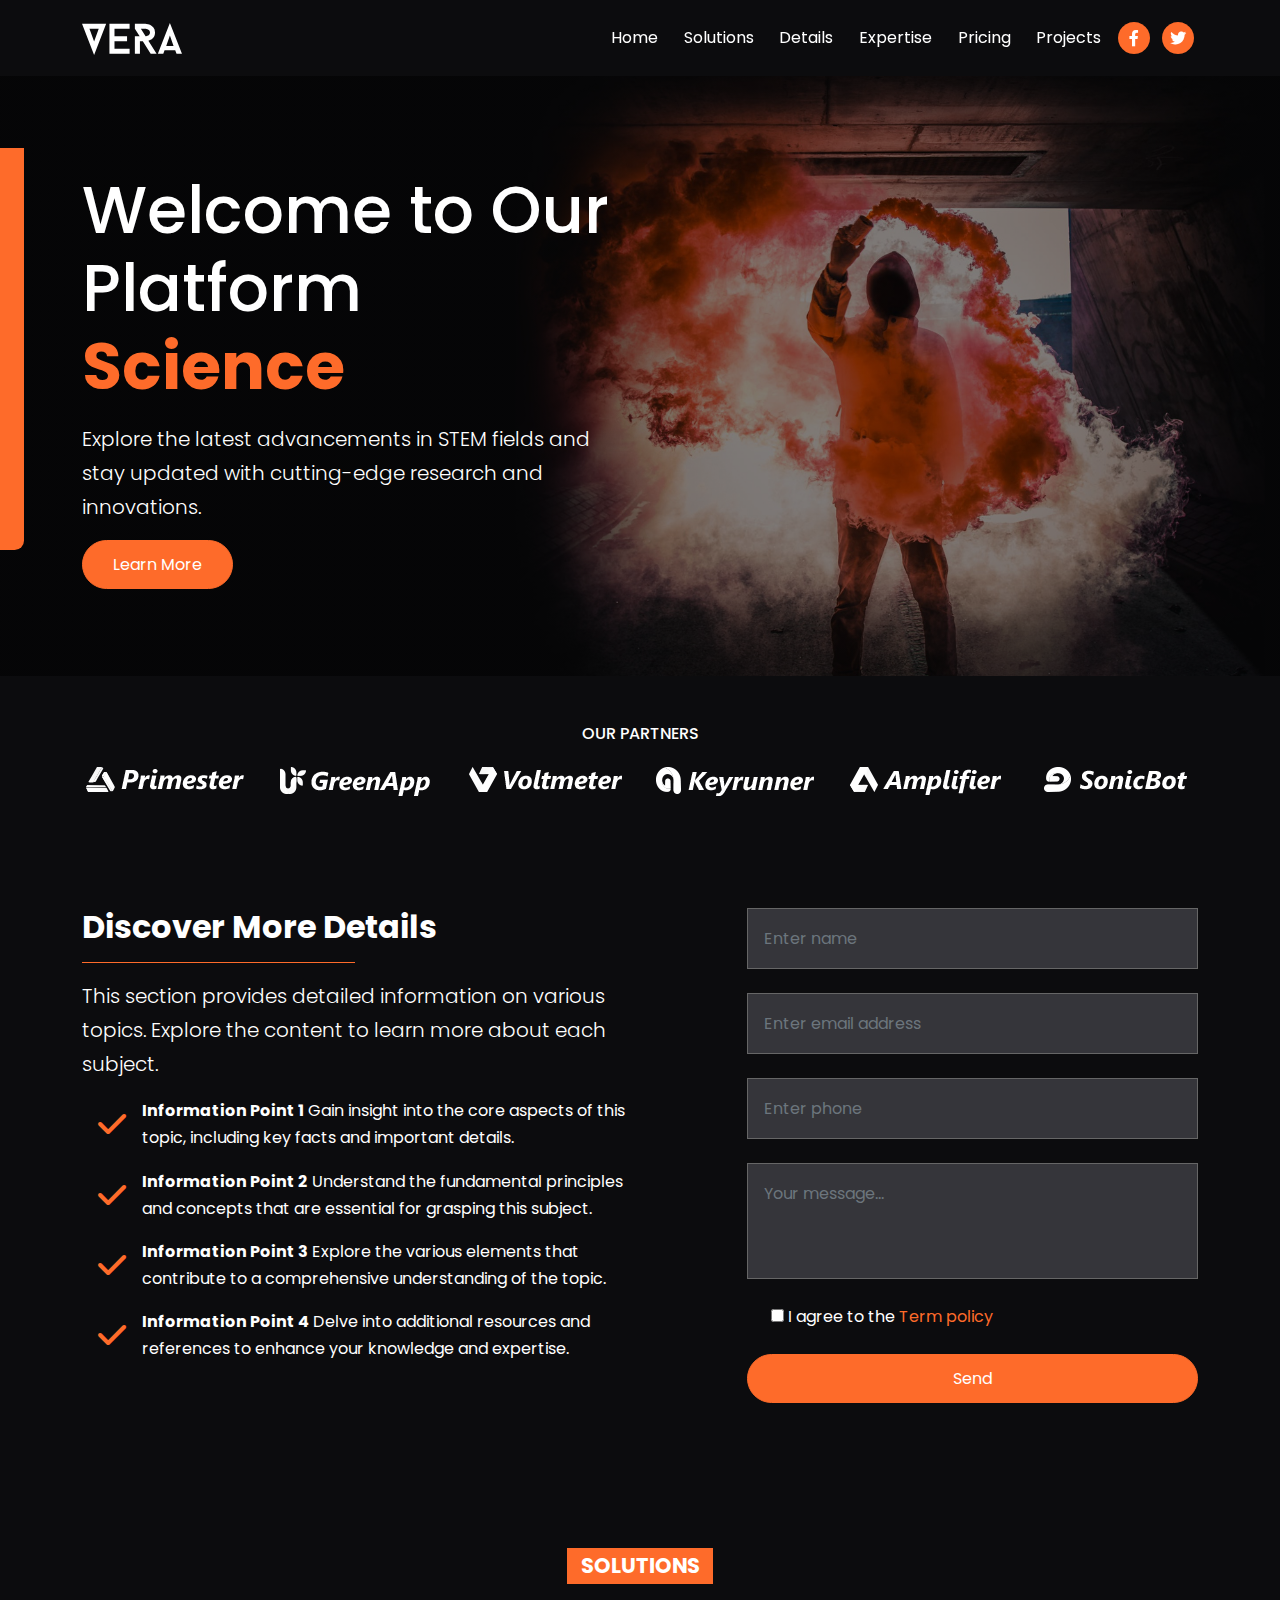
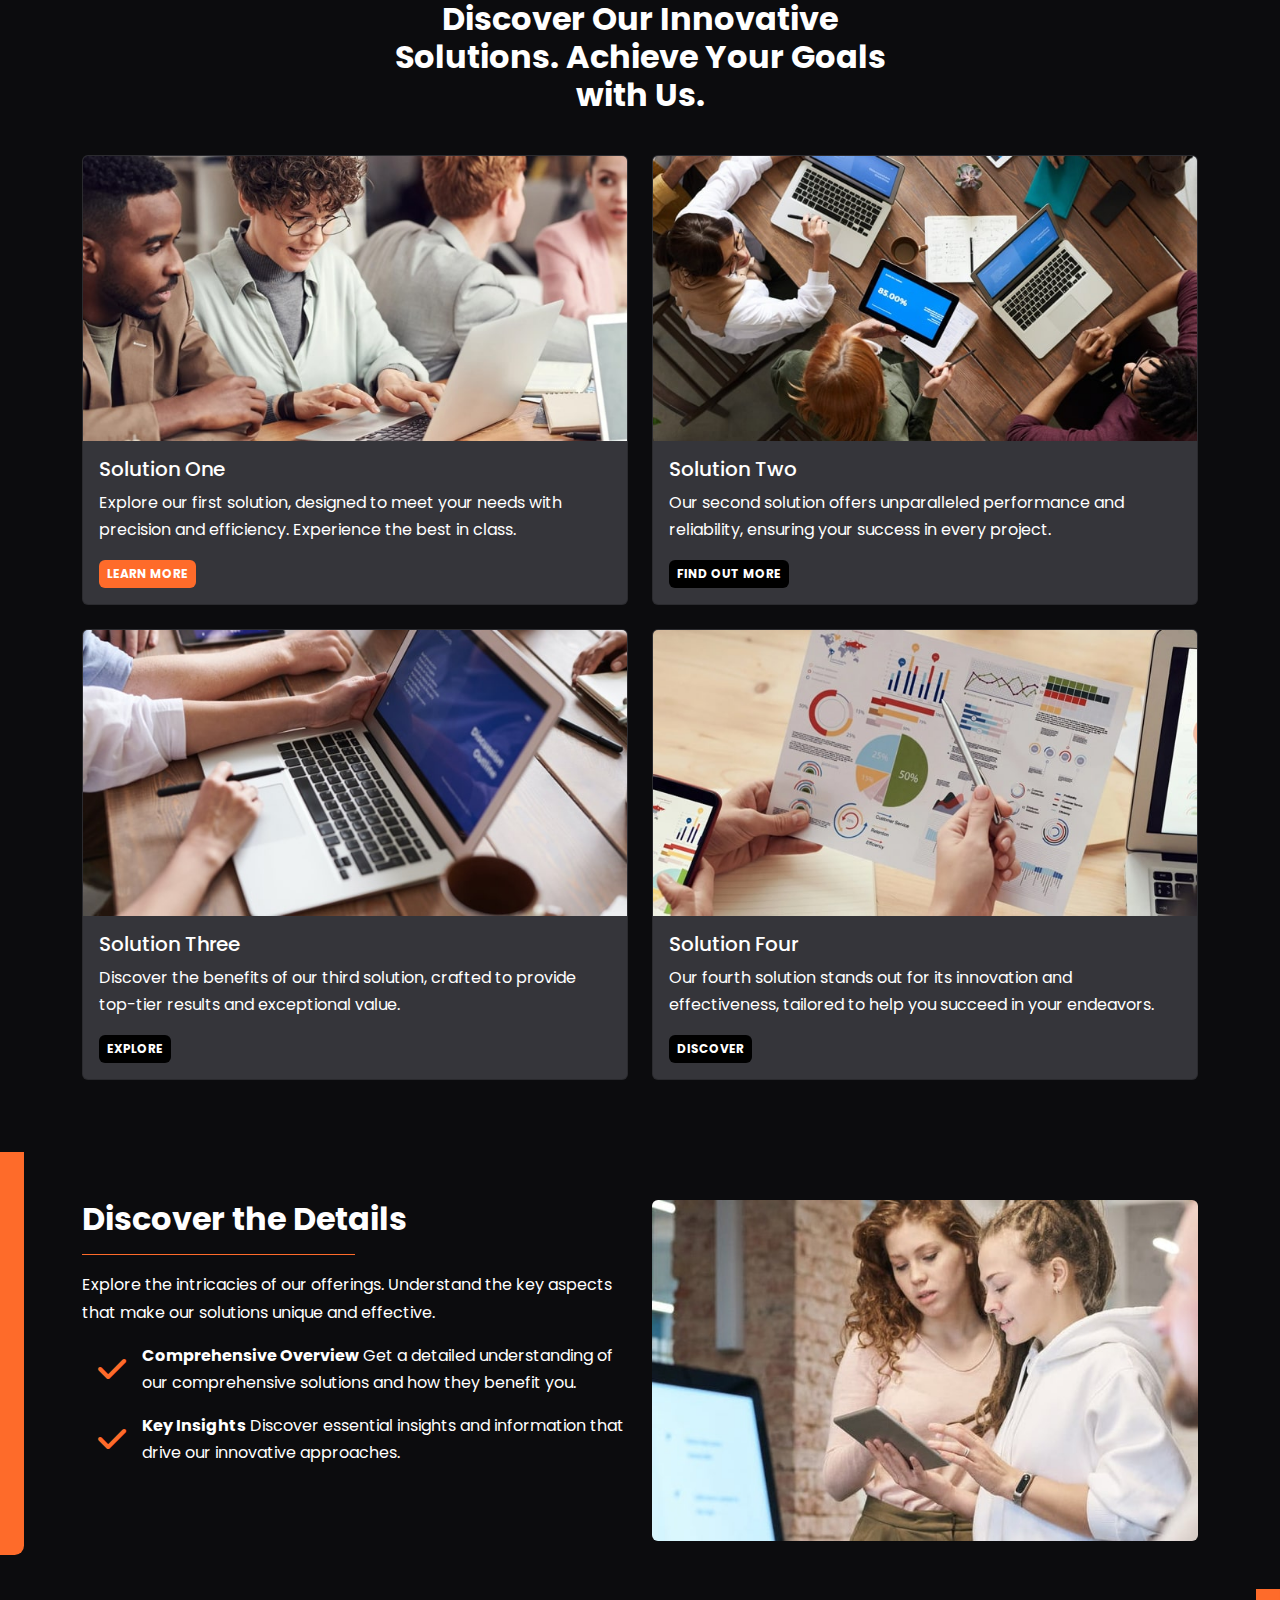
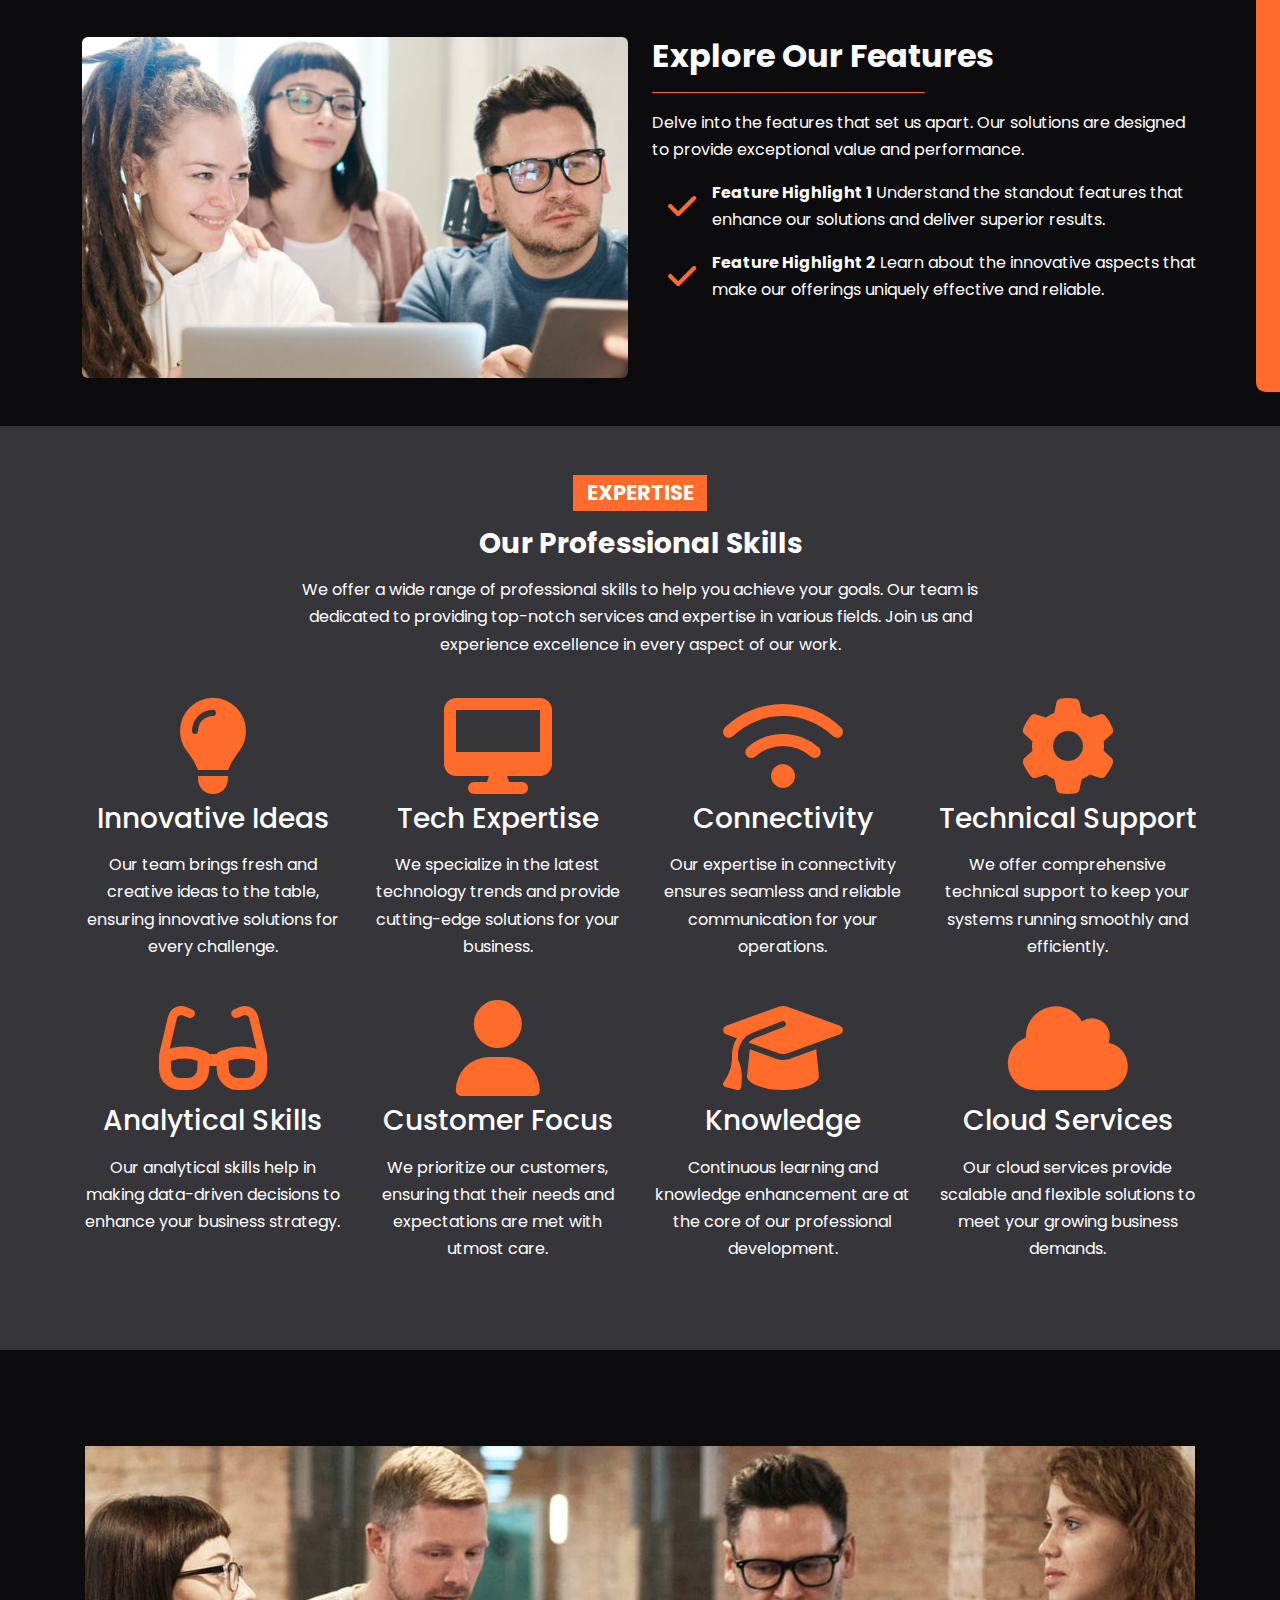
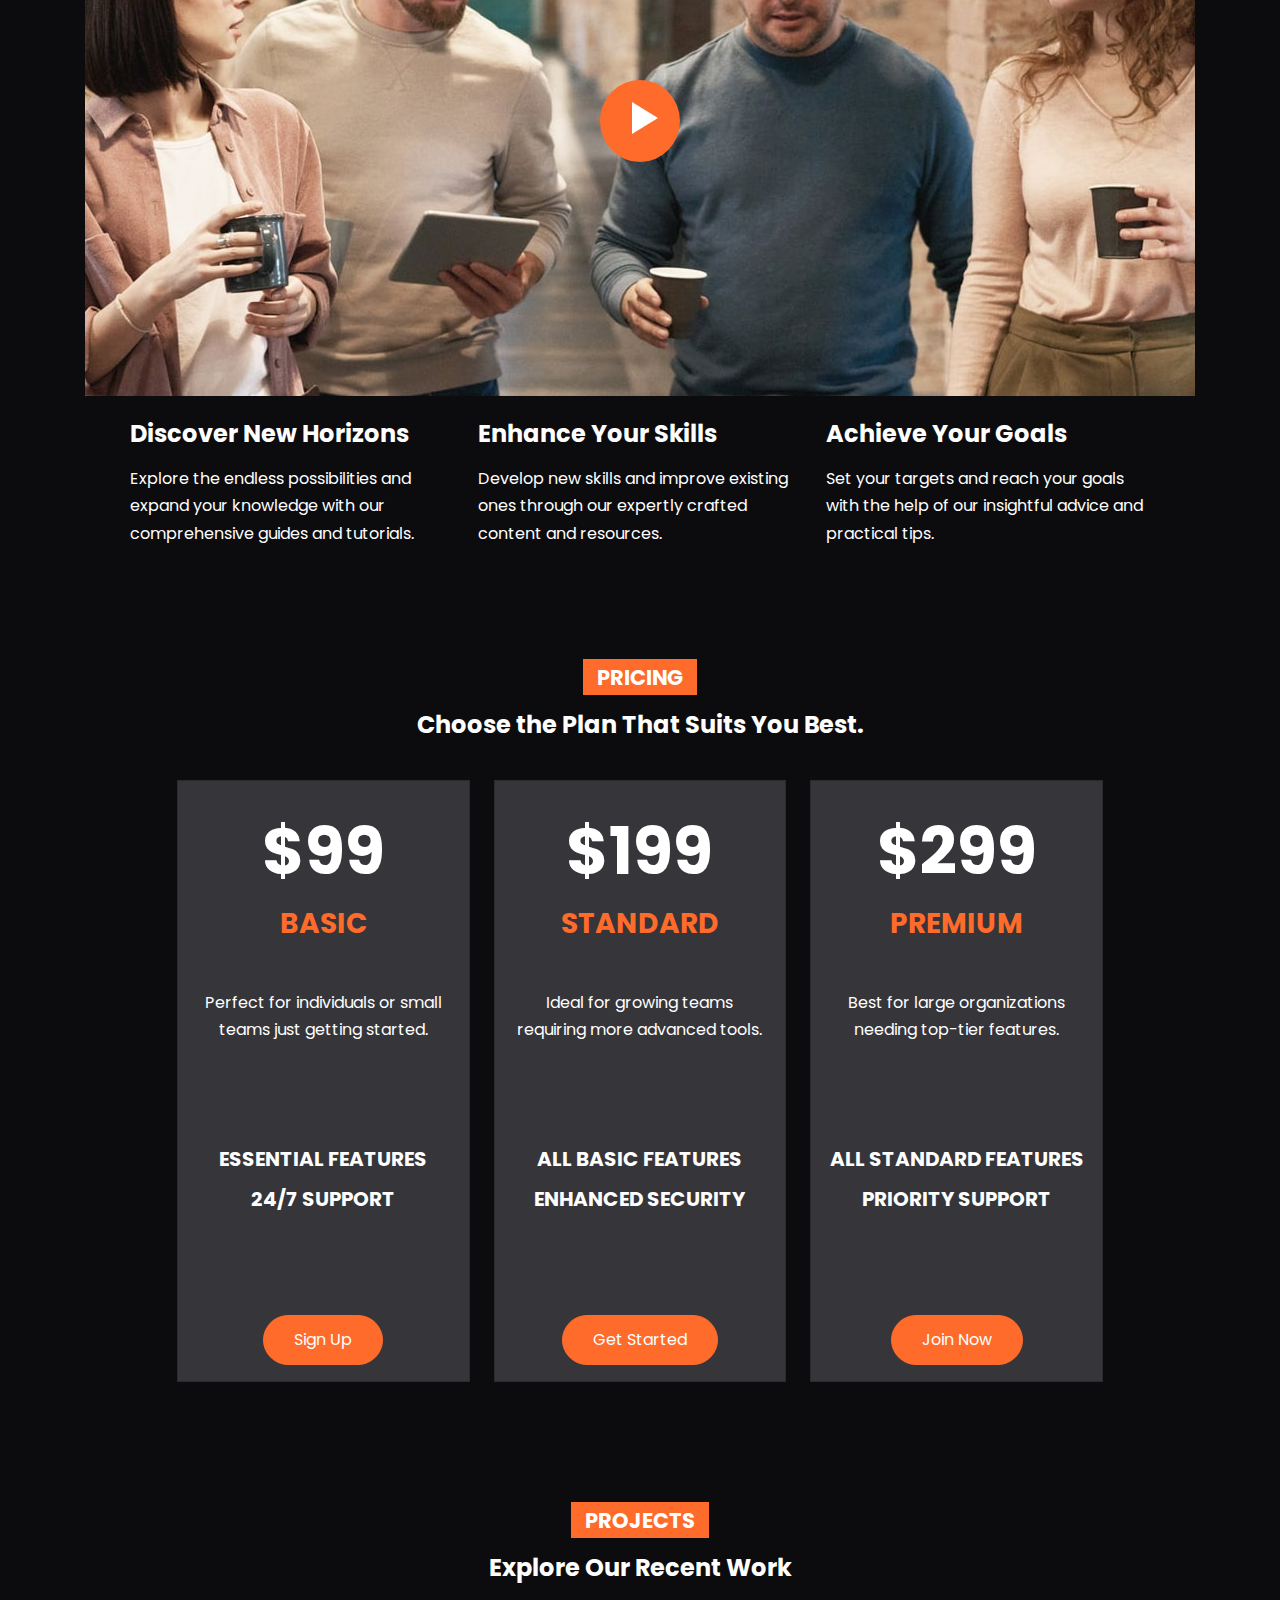
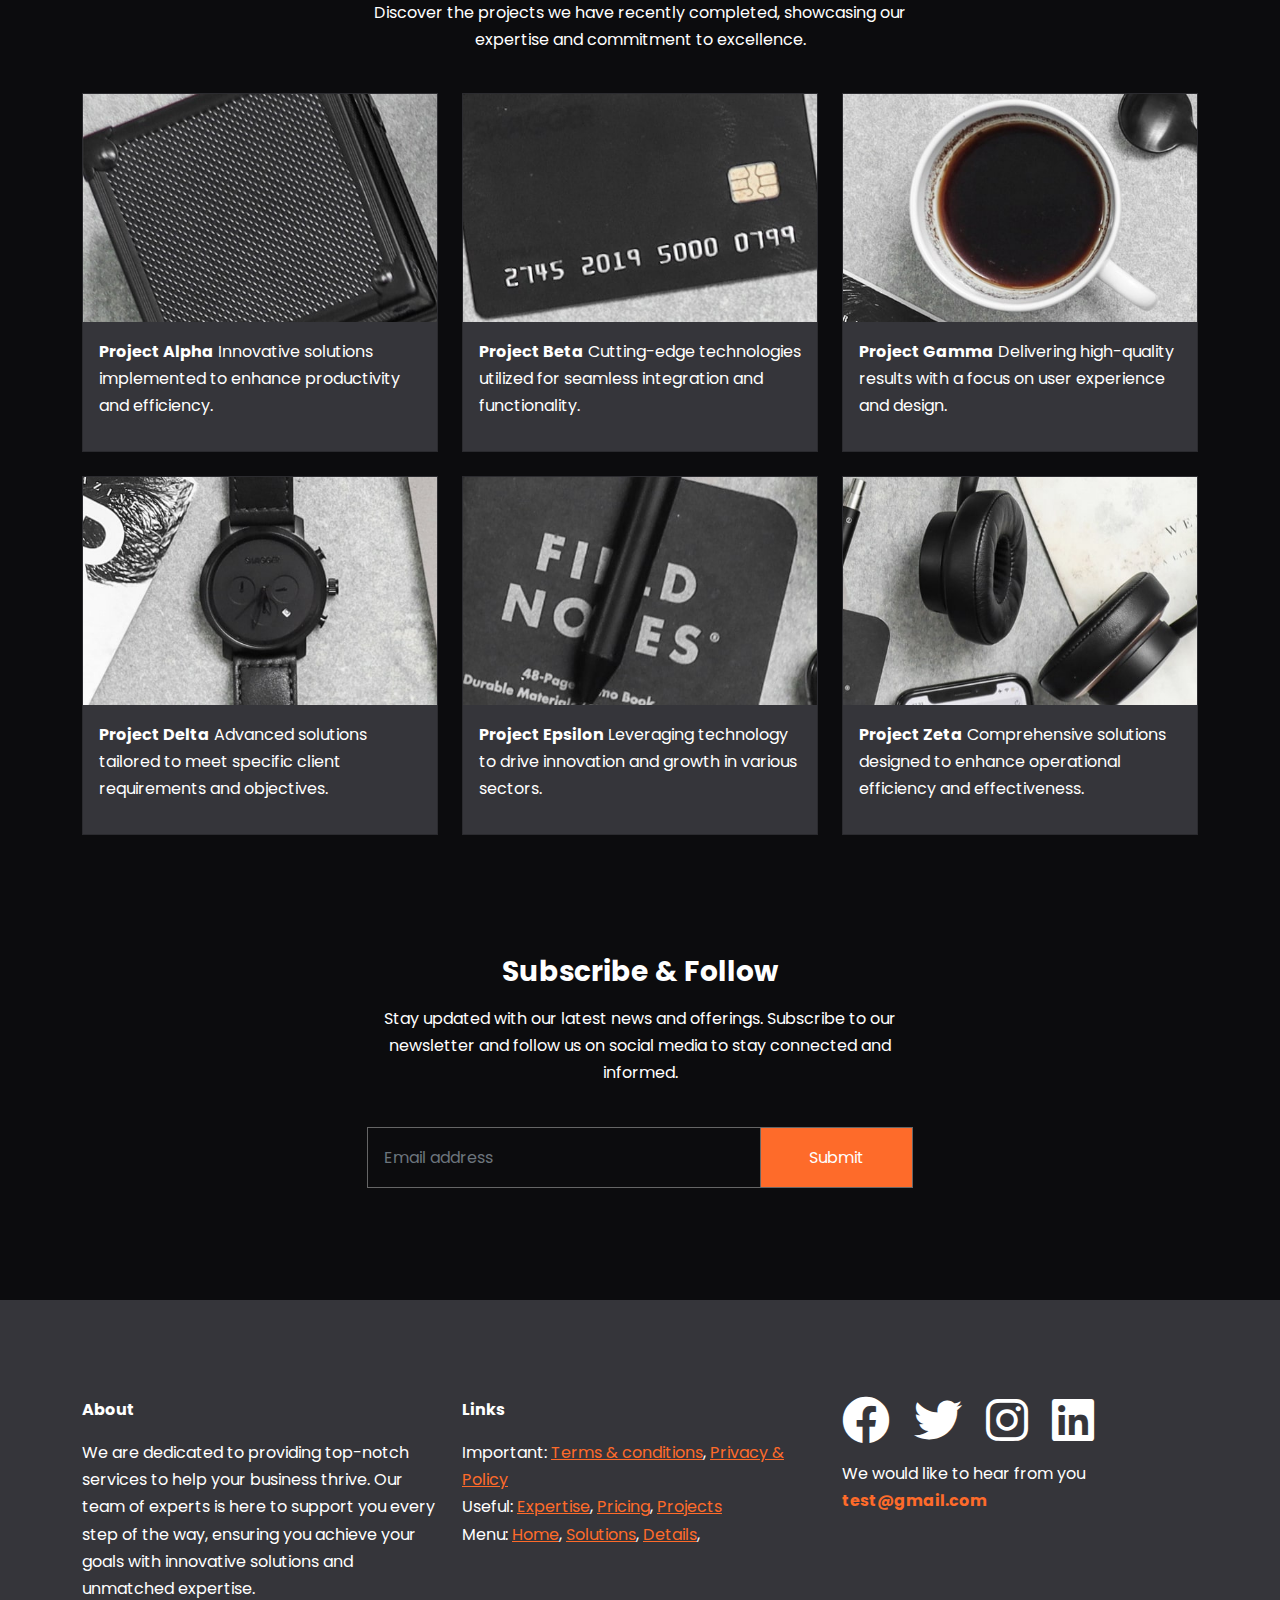
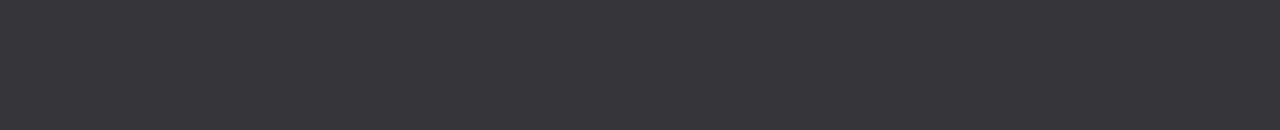
<file: index.html>
<!DOCTYPE html>
<html lang="en">
  <head>
    <meta charset="UTF-8" />
    <meta http-equiv="X-UA-Compatible" content="IE=edge" />
    <meta name="viewport" content="width=device-width, initial-scale=1.0" />
    <link rel="preconnect" href="https://fonts.googleapis.com" />
    <link rel="preconnect" href="https://fonts.gstatic.com" crossorigin />
    <link
      href="https://fonts.googleapis.com/css2?family=Poppins:wght@300;400;600;700&display=swap"
      rel="stylesheet"
    />
    <link rel="stylesheet" href="css/font-awesome.css" />
    <link rel="stylesheet" href="css/bootstrap.css" />
    <link rel="stylesheet" href="css/styles.css" />
    <link rel="icon" href="images/favicon.png" />
    <title>Welcome To Vera</title>
  </head>
  <body>
    <nav class="navbar navbar-expand-lg sticky-top navbar-dark">
      <div class="container">
        <a href="#" class="navbar-brand">
          <img src="images/logo.svg" alt="Logo" width="100" />
        </a>

        <button
          class="navbar-toggler"
          type="button"
          data-bs-toggle="collapse"
          data-bs-target="#navbarDropDown"
          aria-controls="navbarDropDown"
          aria-expanded="false"
          aria-label="Toggle navigation"
        >
          <span class="navbar-toggler-icon"></span>
        </button>

        <div class="collapse navbar-collapse" id="navbarDropDown">
          <ul class="navbar-nav ms-auto">
            <li class="nav-item">
              <a href="#" aria-current="page" class="nav-link">Home</a>
            </li>
            <li class="nav-item">
              <a href="#solutions" aria-current="page" class="nav-link"
                >Solutions</a
              >
            </li>

            <li class="nav-item">
              <a href="#details" aria-current="page" class="nav-link"
                >Details</a
              >
            </li>

            <li class="nav-item">
              <a href="#expertise" aria-current="page" class="nav-link"
                >Expertise</a
              >
            </li>

            <li class="nav-item">
              <a href="#pricing" aria-current="page" class="nav-link"
                >Pricing</a
              >
            </li>

            <li class="nav-item">
              <a href="#projects" aria-current="page" class="nav-link"
                >Projects</a
              >
            </li>
          </ul>

          <span class="nav-item">
            <span class="fa-stack">
              <a href="#" target="_blank">
                <i class="fas fa-circle fa-stack-2x"></i>
                <i class="fab fa-facebook-f fa-stack-1x text-white"></i>
              </a>
            </span>

            <span class="fa-stack">
              <a href="#" target="_blank">
                <i class="fas fa-circle fa-stack-2x"></i>
                <i class="fab fa-twitter fa-stack-1x text-white"></i>
              </a>
            </span>
          </span>
        </div>
      </div>
    </nav>
    <!-- Header -->
    <header class="header position-relative">
      <img
        src="images/vertical-decoration-left.svg"
        alt=""
        class="vertical-decoration position-absolute img-fluid d-none d-md-block"
      />
      <div class="container">
        <div class="row">
          <div class="col-md-6 pt-5">
            <h1 class="xl-text mt-5">
              Welcome to Our Platform
              <span class="text-primary fw-bold replace-me">
                Science, Technologies, Engineering, Mathematics</span
              >
            </h1>

            <p class="lead">
              Explore the latest advancements in STEM fields and stay updated
              with cutting-edge research and innovations.
            </p>

            <a href="#" class="btn btn-primary text-white"> Learn More</a>
          </div>
        </div>
      </div>
    </header>
    <!-- // Header -->

    <!-- Partners -->
    <section class="partners pt-5 overflow-hidden">
      <div class="container">
        <div class="row">
          <div class="col-lg-10 offset-lg-1">
            <h6 class="text-center mb-4 text-uppercase">Our partners</h6>
          </div>
        </div>

        <div class="row">
          <div class="col-lg-2 col-md-4 mb-3">
            <div
              class="d-flex justify-content-center align-items-center text-center"
            >
              <img src="images/partner-logo-1.png" alt="partner1" />
            </div>
          </div>

          <div class="col-lg-2 col-md-4 mb-3">
            <div
              class="d-flex justify-content-center align-items-center text-center"
            >
              <img src="images/partner-logo-2.png" alt="partner2" />
            </div>
          </div>

          <div class="col-lg-2 col-md-4 mb-3">
            <div
              class="d-flex justify-content-center align-items-center text-center"
            >
              <img src="images/partner-logo-3.png" alt="partner3" />
            </div>
          </div>

          <div class="col-lg-2 col-md-4 mb-3">
            <div
              class="d-flex justify-content-center align-items-center text-center"
            >
              <img src="images/partner-logo-4.png" alt="partner4" />
            </div>
          </div>

          <div class="col-lg-2 col-md-4 mb-3">
            <div
              class="d-flex justify-content-center align-items-center text-center"
            >
              <img src="images/partner-logo-5.png" alt="partner5" />
            </div>
          </div>

          <div class="col-lg-2 col-md-4 mb-3">
            <div
              class="d-flex justify-content-center align-items-center text-center"
            >
              <img src="images/partner-logo-6.png" alt="partner6" />
            </div>
          </div>
        </div>
      </div>
    </section>
    <!-- // Partners -->

    <!-- Form -->
    <section id="contact" class="contact py-6">
      <div class="container">
        <div class="row">
          <div class="col-md-6">
            <h2 class="fw-bold">Discover More Details</h2>
            <hr class="text-primary w-50 hr-custom" />
            <p class="lead">
              This section provides detailed information on various topics.
              Explore the content to learn more about each subject.
            </p>
            <ul class="list-unstyled">
              <li class="d-flex align-items-center mb-3">
                <i class="fas fa-check fa-2x text-primary mx-3"></i>
                <span>
                  <span class="fw-bold">Information Point 1</span>
                  Gain insight into the core aspects of this topic, including
                  key facts and important details.
                </span>
              </li>

              <li class="d-flex align-items-center mb-3">
                <i class="fas fa-check fa-2x text-primary mx-3"></i>
                <span>
                  <span class="fw-bold">Information Point 2</span>
                  Understand the fundamental principles and concepts that are
                  essential for grasping this subject.
                </span>
              </li>

              <li class="d-flex align-items-center mb-3">
                <i class="fas fa-check fa-2x text-primary mx-3"></i>
                <span>
                  <span class="fw-bold">Information Point 3</span>
                  Explore the various elements that contribute to a
                  comprehensive understanding of the topic.
                </span>
              </li>

              <li class="d-flex align-items-center mb-3">
                <i class="fas fa-check fa-2x text-primary mx-3"></i>
                <span>
                  <span class="fw-bold">Information Point 4</span>
                  Delve into additional resources and references to enhance your
                  knowledge and expertise.
                </span>
              </li>
            </ul>
          </div>

          <div class="col-md-5 offset-md-1">
            <form>
              <div class="mb-4">
                <input
                  type="text"
                  class="form-control bg-secondary"
                  placeholder="Enter name"
                />
              </div>

              <div class="mb-4">
                <input
                  type="email"
                  class="form-control bg-secondary"
                  placeholder="Enter email address"
                />
              </div>

              <div class="mb-4">
                <input
                  type="text"
                  class="form-control bg-secondary"
                  placeholder="Enter phone"
                />
              </div>

              <div class="mb-4">
                <textarea
                  rows="3"
                  class="form-control bg-secondary"
                  placeholder="Your message..."
                ></textarea>
              </div>

              <div class="mb-4 form-check">
                <input type="checkbox" id="agree-check" />
                <label for="agree-check" class="form-check-label">
                  I agree to the
                  <a href="#" class="text-decoration-none">Term policy</a>
                </label>
              </div>

              <div class="d-grid gap-2">
                <button class="btn btn-primary text-white" type="submit">
                  Send
                </button>
              </div>
            </form>
          </div>
        </div>
      </div>
    </section>
    <!-- // Form -->

    <!-- Solutions -->
    <section class="solutions my-5" id="solutions">
      <div class="container">
        <div class="row mb-4">
          <div class="col-md-6 offset-md-3">
            <div
              class="text-container d-flex flex-column text-center align-items-center"
            >
              <h3>
                <span class="text-uppercase bg-primary badge rounded-0">
                  Solutions
                </span>
              </h3>

              <h2 class="fw-bold">
                Discover Our Innovative Solutions. Achieve Your Goals with Us.
              </h2>
            </div>
          </div>
        </div>

        <div class="row">
          <div class="col-md-6 mb-4">
            <div class="card bg-secondary">
              <img
                src="images/solution-1.jpg"
                alt="solution 1"
                class="card-img-top img-fluid"
              />
              <div class="card-body">
                <h5 class="card-title">Solution One</h5>
                <p class="card-text">
                  Explore our first solution, designed to meet your needs with
                  precision and efficiency. Experience the best in class.
                </p>
                <div class="badge bg-primary text-uppercase py-2">
                  Learn More
                </div>
              </div>
            </div>
          </div>

          <div class="col-md-6 mb-4">
            <div class="card bg-secondary">
              <img
                src="images/solution-2.jpg"
                alt="solution 2"
                class="card-img-top img-fluid"
              />
              <div class="card-body">
                <h5 class="card-title">Solution Two</h5>
                <p class="card-text">
                  Our second solution offers unparalleled performance and
                  reliability, ensuring your success in every project.
                </p>
                <div class="badge bg-dark text-uppercase py-2">
                  Find Out More
                </div>
              </div>
            </div>
          </div>
        </div>

        <div class="row">
          <div class="col-md-6 mb-4">
            <div class="card bg-secondary">
              <img
                src="images/solution-3.jpg"
                alt="solution 3"
                class="card-img-top img-fluid"
              />
              <div class="card-body">
                <h5 class="card-title">Solution Three</h5>
                <p class="card-text">
                  Discover the benefits of our third solution, crafted to
                  provide top-tier results and exceptional value.
                </p>
                <div class="badge bg-dark text-uppercase py-2">Explore</div>
              </div>
            </div>
          </div>

          <div class="col-md-6 mb-4">
            <div class="card bg-secondary">
              <img
                src="images/solution-4.jpg"
                alt="solution 4"
                class="card-img-top img-fluid"
              />
              <div class="card-body">
                <h5 class="card-title">Solution Four</h5>
                <p class="card-text">
                  Our fourth solution stands out for its innovation and
                  effectiveness, tailored to help you succeed in your endeavors.
                </p>
                <div class="badge bg-dark text-uppercase py-2">Discover</div>
              </div>
            </div>
          </div>
        </div>
      </div>
    </section>

    <!-- // Solutions -->

    <!-- Details 1 -->
    <section class="details mt-5 position-relative" id="details">
      <div class="container">
        <div class="row pt-5">
          <div class="col-lg-6">
            <h2 class="fw-bold">Discover the Details</h2>
            <hr class="text-primary w-50 hr-custom" />
            <p>
              Explore the intricacies of our offerings. Understand the key
              aspects that make our solutions unique and effective.
            </p>
            <ul class="list-unstyled">
              <li class="d-flex align-items-center mb-3">
                <i class="fas fa-check fa-2x text-primary mx-3"></i>
                <span>
                  <span class="fw-bold">Comprehensive Overview</span>
                  Get a detailed understanding of our comprehensive solutions
                  and how they benefit you.
                </span>
              </li>

              <li class="d-flex align-items-center mb-3">
                <i class="fas fa-check fa-2x text-primary mx-3"></i>
                <span>
                  <span class="fw-bold">Key Insights</span>
                  Discover essential insights and information that drive our
                  innovative approaches.
                </span>
              </li>
            </ul>
          </div>
          <div class="col-lg-6">
            <div class="image-container">
              <img
                src="images/details-1.jpg"
                alt="details 1"
                class="img-fluid rounded-2"
              />
            </div>
          </div>
        </div>
      </div>
      <img
        src="images/vertical-decoration-left.svg"
        alt=""
        class="vertical-decoration position-absolute d-none d-md-block"
      />
    </section>
    <!-- // Details 1-->

    <!-- Details 2 -->
    <section class="details-2 my-5 position-relative">
      <div class="container">
        <div class="row pt-5">
          <div class="col-lg-6">
            <div class="image-container">
              <img
                src="images/details-2.jpg"
                alt="details 2"
                class="img-fluid rounded-2"
              />
            </div>
          </div>

          <div class="col-lg-6">
            <h2 class="fw-bold">Explore Our Features</h2>
            <hr class="text-primary w-50 hr-custom" />
            <p>
              Delve into the features that set us apart. Our solutions are
              designed to provide exceptional value and performance.
            </p>
            <ul class="list-unstyled">
              <li class="d-flex align-items-center mb-3">
                <i class="fas fa-check fa-2x text-primary mx-3"></i>
                <span>
                  <span class="fw-bold">Feature Highlight 1</span>
                  Understand the standout features that enhance our solutions
                  and deliver superior results.
                </span>
              </li>

              <li class="d-flex align-items-center mb-3">
                <i class="fas fa-check fa-2x text-primary mx-3"></i>
                <span>
                  <span class="fw-bold">Feature Highlight 2</span>
                  Learn about the innovative aspects that make our offerings
                  uniquely effective and reliable.
                </span>
              </li>
            </ul>
          </div>
        </div>
      </div>
      <img
        src="images/vertical-decoration-right.svg"
        alt=""
        class="vertical-decoration position-absolute d-none d-md-block"
      />
    </section>
    <!-- // Details 2-->

    <!-- Expertise -->
    <section class="expertise bg-secondary py-5" id="expertise">
      <div class="container">
        <div class="row mb-4">
          <div class="col-lg-8 offset-lg-2">
            <div
              class="text-container d-flex flex-column align-items-center text-center"
            >
              <h3>
                <span class="badge bg-primary text-uppercase rounded-0">
                  Expertise
                </span>
              </h3>
              <h3 class="fw-bold">Our Professional Skills</h3>
              <p>
                We offer a wide range of professional skills to help you achieve
                your goals. Our team is dedicated to providing top-notch
                services and expertise in various fields. Join us and experience
                excellence in every aspect of our work.
              </p>
            </div>
          </div>
        </div>

        <div class="row mb-4">
          <div class="col-lg-3 col-md-6">
            <div
              class="text-container d-flex flex-column align-items-center text-center"
            >
              <i class="fas fa-lightbulb fa-6x text-primary mb-2"></i>
              <h3>Innovative Ideas</h3>
              <p>
                Our team brings fresh and creative ideas to the table, ensuring
                innovative solutions for every challenge.
              </p>
            </div>
          </div>

          <div class="col-lg-3 col-md-6">
            <div
              class="text-container d-flex flex-column align-items-center text-center"
            >
              <i class="fas fa-desktop fa-6x text-primary mb-2"></i>
              <h3>Tech Expertise</h3>
              <p>
                We specialize in the latest technology trends and provide
                cutting-edge solutions for your business.
              </p>
            </div>
          </div>

          <div class="col-lg-3 col-md-6">
            <div
              class="text-container d-flex flex-column align-items-center text-center"
            >
              <i class="fas fa-wifi fa-6x text-primary mb-2"></i>
              <h3>Connectivity</h3>
              <p>
                Our expertise in connectivity ensures seamless and reliable
                communication for your operations.
              </p>
            </div>
          </div>

          <div class="col-lg-3 col-md-6">
            <div
              class="text-container d-flex flex-column align-items-center text-center"
            >
              <i class="fas fa-cog fa-6x text-primary mb-2"></i>
              <h3>Technical Support</h3>
              <p>
                We offer comprehensive technical support to keep your systems
                running smoothly and efficiently.
              </p>
            </div>
          </div>
        </div>

        <div class="row mb-4">
          <div class="col-lg-3 col-md-6">
            <div
              class="text-container d-flex flex-column align-items-center text-center"
            >
              <i class="fas fa-glasses fa-6x text-primary mb-2"></i>
              <h3>Analytical Skills</h3>
              <p>
                Our analytical skills help in making data-driven decisions to
                enhance your business strategy.
              </p>
            </div>
          </div>

          <div class="col-lg-3 col-md-6">
            <div
              class="text-container d-flex flex-column align-items-center text-center"
            >
              <i class="fas fa-user fa-6x text-primary mb-2"></i>
              <h3>Customer Focus</h3>
              <p>
                We prioritize our customers, ensuring that their needs and
                expectations are met with utmost care.
              </p>
            </div>
          </div>

          <div class="col-lg-3 col-md-6">
            <div
              class="text-container d-flex flex-column align-items-center text-center"
            >
              <i class="fas fa-graduation-cap fa-6x text-primary mb-2"></i>
              <h3>Knowledge</h3>
              <p>
                Continuous learning and knowledge enhancement are at the core of
                our professional development.
              </p>
            </div>
          </div>

          <div class="col-lg-3 col-md-6">
            <div
              class="text-container d-flex flex-column align-items-center text-center"
            >
              <i class="fas fa-cloud fa-6x text-primary mb-2"></i>
              <h3>Cloud Services</h3>
              <p>
                Our cloud services provide scalable and flexible solutions to
                meet your growing business demands.
              </p>
            </div>
          </div>
        </div>
      </div>
    </section>

    <!-- // Expertise -->

    <!-- Video -->
    <section class="video my-6">
      <div class="container">
        <div class="row mb-4">
          <div class="col-12 d-flex flex-column align-items-center">
            <div class="position-relative">
              <div class="image-container">
                <img src="images/video-preview.jpg" alt="" class="img-fluid" />
                <a
                  class="video-btn"
                  data-bs-toggle="modal"
                  data-bs-target="#videoModal"
                  data-bs-src="https://www.youtube.com/embed/_vyHLhizsBY"
                >
                  <span class="video-play-button">
                    <span> </span>
                  </span>
                </a>
              </div>
            </div>
          </div>
        </div>

        <div class="row px-5 video-points">
          <div class="col-lg-4">
            <h4 class="fw-bold">Discover New Horizons</h4>
            <p>
              Explore the endless possibilities and expand your knowledge with
              our comprehensive guides and tutorials.
            </p>
          </div>

          <div class="col-lg-4">
            <h4 class="fw-bold">Enhance Your Skills</h4>
            <p>
              Develop new skills and improve existing ones through our expertly
              crafted content and resources.
            </p>
          </div>

          <div class="col-lg-4">
            <h4 class="fw-bold">Achieve Your Goals</h4>
            <p>
              Set your targets and reach your goals with the help of our
              insightful advice and practical tips.
            </p>
          </div>
        </div>
      </div>

      <!-- video modal -->
      <div class="video-modal">
        <div class="modal fade" id="videoModal">
          <div class="modal-dialog">
            <div class="modal-content">
              <div class="ratio ratio-16x9">
                <iframe
                  frameborder="0"
                  class="embed-responsive-item"
                  id="video"
                  referrerpolicy="no-referrer-when-downgrade"
                ></iframe>
              </div>
            </div>
          </div>
        </div>
      </div>
      <!-- // video modal -->
    </section>
    <!-- // Video -->

    <!-- Pricing -->
    <section class="pricing my-6" id="pricing">
      <div class="container">
        <div class="row mb-4">
          <div class="col-lg-8 offset-lg-2">
            <div
              class="text-container d-flex flex-column align-items-center text-center"
            >
              <h3>
                <span class="badge text-uppercase bg-primary rounded-0">
                  Pricing
                </span>
              </h3>
              <h4 class="fw-bold">Choose the Plan That Suits You Best.</h4>
            </div>
          </div>
        </div>

        <div class="row">
          <div class="col-lg-10 offset-lg-1">
            <div class="row">
              <div class="col-lg-4 mb-4">
                <div class="card bg-secondary text-center rounded-0">
                  <div class="card-body">
                    <div class="xl-text fw-bold">$99</div>
                    <h3 class="card-title text-primary text-uppercase fw-bold">
                      Basic
                    </h3>
                    <p class="my-5">
                      Perfect for individuals or small teams just getting
                      started.
                    </p>
                    <ul class="list-unstyled lh-lg my-6">
                      <li class="text-uppercase fw-bold fs-5">
                        Essential Features
                      </li>
                      <li class="text-uppercase fw-bold fs-5">24/7 Support</li>
                    </ul>

                    <a href="#" class="btn btn-primary text-white"> Sign Up </a>
                  </div>
                </div>
              </div>
              <div class="col-lg-4 mb-4">
                <div class="card bg-secondary text-center rounded-0">
                  <div class="card-body">
                    <div class="xl-text fw-bold">$199</div>
                    <h3 class="card-title text-primary text-uppercase fw-bold">
                      Standard
                    </h3>
                    <p class="my-5">
                      Ideal for growing teams requiring more advanced tools.
                    </p>
                    <ul class="list-unstyled lh-lg my-6">
                      <li class="text-uppercase fw-bold fs-5">
                        All Basic Features
                      </li>
                      <li class="text-uppercase fw-bold fs-5">
                        Enhanced Security
                      </li>
                    </ul>

                    <a href="#" class="btn btn-primary text-white">
                      Get Started
                    </a>
                  </div>
                </div>
              </div>

              <div class="col-lg-4 mb-4">
                <div class="card bg-secondary text-center rounded-0">
                  <div class="card-body">
                    <div class="xl-text fw-bold">$299</div>
                    <h3 class="card-title text-primary text-uppercase fw-bold">
                      Premium
                    </h3>
                    <p class="my-5">
                      Best for large organizations needing top-tier features.
                    </p>
                    <ul class="list-unstyled lh-lg my-6">
                      <li class="text-uppercase fw-bold fs-5">
                        All Standard Features
                      </li>
                      <li class="text-uppercase fw-bold fs-5">
                        Priority Support
                      </li>
                    </ul>

                    <a href="#" class="btn btn-primary text-white">
                      Join Now
                    </a>
                  </div>
                </div>
              </div>
            </div>
          </div>
        </div>
      </div>
    </section>
    <!-- // Pricing -->

    <!-- Projects -->
    <section class="projects my-6" id="projects">
      <div class="container">
        <div class="row mb-4">
          <div class="col-lg-6 offset-lg-3">
            <div
              class="text-container d-flex flex-column align-items-center text-center"
            >
              <h3>
                <span class="badge text-uppercase bg-primary rounded-0">
                  Projects
                </span>
              </h3>
              <h4 class="fw-bold">Explore Our Recent Work</h4>
              <p>
                Discover the projects we have recently completed, showcasing our
                expertise and commitment to excellence.
              </p>
            </div>
          </div>
        </div>

        <div class="row">
          <!-- project 1 -->
          <div class="col-md-4 mb-4">
            <div class="card bg-secondary rounded-0">
              <a data-bs-target="#modal1" data-bs-toggle="modal">
                <img
                  src="images/project-1.jpg"
                  alt=""
                  class="card-img-top img-fluid rounded-0"
                />
                <div class="card-body">
                  <p>
                    <b>Project Alpha</b>
                    Innovative solutions implemented to enhance productivity and
                    efficiency.
                  </p>
                </div>
              </a>
            </div>
          </div>
          <!-- // project 1 -->

          <!-- project 2 -->
          <div class="col-md-4 mb-4">
            <div class="card bg-secondary rounded-0">
              <a data-bs-target="#modal2" data-bs-toggle="modal">
                <img
                  src="images/project-2.jpg"
                  alt=""
                  class="card-img-top img-fluid rounded-0"
                />
                <div class="card-body">
                  <p>
                    <b>Project Beta</b>
                    Cutting-edge technologies utilized for seamless integration
                    and functionality.
                  </p>
                </div>
              </a>
            </div>
          </div>
          <!-- // project 2 -->

          <!-- project 3 -->
          <div class="col-md-4 mb-4">
            <div class="card bg-secondary rounded-0">
              <a data-bs-target="#modal3" data-bs-toggle="modal">
                <img
                  src="images/project-3.jpg"
                  alt=""
                  class="card-img-top img-fluid rounded-0"
                />
                <div class="card-body">
                  <p>
                    <b>Project Gamma</b>
                    Delivering high-quality results with a focus on user
                    experience and design.
                  </p>
                </div>
              </a>
            </div>
          </div>
          <!-- // project 3 -->
        </div>

        <div class="row">
          <!-- project 4 -->
          <div class="col-md-4 mb-4">
            <div class="card bg-secondary rounded-0">
              <a data-bs-target="#modal4" data-bs-toggle="modal">
                <img
                  src="images/project-4.jpg"
                  alt=""
                  class="card-img-top img-fluid rounded-0"
                />
                <div class="card-body">
                  <p>
                    <b>Project Delta</b>
                    Advanced solutions tailored to meet specific client
                    requirements and objectives.
                  </p>
                </div>
              </a>
            </div>
          </div>
          <!-- // project 4 -->

          <!-- project 5 -->
          <div class="col-md-4 mb-4">
            <div class="card bg-secondary rounded-0">
              <a data-bs-target="#modal5" data-bs-toggle="modal">
                <img
                  src="images/project-5.jpg"
                  alt=""
                  class="card-img-top img-fluid rounded-0"
                />
                <div class="card-body">
                  <p>
                    <b>Project Epsilon</b>
                    Leveraging technology to drive innovation and growth in
                    various sectors.
                  </p>
                </div>
              </a>
            </div>
          </div>
          <!-- // project 5 -->

          <!-- project 6 -->
          <div class="col-md-4 mb-4">
            <div class="card bg-secondary rounded-0">
              <a data-bs-target="#modal6" data-bs-toggle="modal">
                <img
                  src="images/project-6.jpg"
                  alt=""
                  class="card-img-top img-fluid rounded-0"
                />
                <div class="card-body">
                  <p>
                    <b>Project Zeta</b>
                    Comprehensive solutions designed to enhance operational
                    efficiency and effectiveness.
                  </p>
                </div>
              </a>
            </div>
          </div>
          <!-- // project 6 -->
        </div>
      </div>

      <!-- projects modal -->
      <div class="projects-modal">
        <!-- modal 1 -->
        <div id="modal1" class="modal fade">
          <div class="modal-dialog modal-lg mt-7">
            <div class="modal-content bg-secondary p-5">
              <div class="row">
                <div class="col-md-6">
                  <div class="image-container">
                    <img src="images/project-1.jpg" alt="" class="img-fluid" />
                  </div>
                </div>
                <div class="col-md-6">
                  <div class="text-container">
                    <h4>
                      <span>Project Alpha</span>
                    </h4>
                    <p>
                      This project focused on implementing innovative solutions
                      to enhance productivity and efficiency, utilizing
                      state-of-the-art technology to achieve outstanding
                      results.
                    </p>
                    <p>
                      Our team worked diligently to ensure that all client
                      requirements were met and exceeded, delivering a product
                      that is both functional and user-friendly.
                    </p>
                  </div>
                  <div class="gap-2">
                    <a href="#" class="btn btn-primary text-white"> Details </a>
                    <button class="btn btn-light" data-bs-dismiss="modal">
                      Close
                    </button>
                  </div>
                </div>
              </div>
            </div>
          </div>
        </div>
        <!-- // modal 1 -->

        <!-- modal 2 -->
        <div id="modal2" class="modal fade">
          <div class="modal-dialog modal-lg mt-7">
            <div class="modal-content bg-secondary p-5">
              <div class="row">
                <div class="col-md-6">
                  <div class="image-container">
                    <img src="images/project-2.jpg" alt="" class="img-fluid" />
                  </div>
                </div>
                <div class="col-md-6">
                  <div class="text-container">
                    <h4>
                      <span>Project Beta</span>
                    </h4>
                    <p>
                      In this project, we utilized cutting-edge technologies to
                      ensure seamless integration and functionality, delivering
                      a robust and scalable solution for our client.
                    </p>
                    <p>
                      The project was completed within the stipulated timeline,
                      showcasing our commitment to delivering high-quality work
                      on schedule.
                    </p>
                  </div>
                  <div class="gap-2">
                    <a href="#" class="btn btn-primary text-white"> Details </a>
                    <button class="btn btn-light" data-bs-dismiss="modal">
                      Close
                    </button>
                  </div>
                </div>
              </div>
            </div>
          </div>
        </div>
        <!-- // modal 2 -->

        <!-- modal 3 -->
        <div id="modal3" class="modal fade">
          <div class="modal-dialog modal-lg mt-7">
            <div class="modal-content bg-secondary p-5">
              <div class="row">
                <div class="col-md-6">
                  <div class="image-container">
                    <img src="images/project-3.jpg" alt="" class="img-fluid" />
                  </div>
                </div>
                <div class="col-md-6">
                  <div class="text-container">
                    <h4>
                      <span>Project Gamma</span>
                    </h4>
                    <p>
                      Our team focused on delivering high-quality results with a
                      strong emphasis on user experience and design, creating an
                      intuitive and engaging product.
                    </p>
                    <p>
                      The project was a success, receiving positive feedback
                      from both the client and end-users for its ease of use and
                      functionality.
                    </p>
                  </div>
                  <div class="gap-2">
                    <a href="#" class="btn btn-primary text-white"> Details </a>
                    <button class="btn btn-light" data-bs-dismiss="modal">
                      Close
                    </button>
                  </div>
                </div>
              </div>
            </div>
          </div>
        </div>
        <!-- // modal 3 -->

        <!-- modal 4 -->
        <div id="modal4" class="modal fade">
          <div class="modal-dialog modal-lg mt-7">
            <div class="modal-content bg-secondary p-5">
              <div class="row">
                <div class="col-md-6">
                  <div class="image-container">
                    <img src="images/project-4.jpg" alt="" class="img-fluid" />
                  </div>
                </div>
                <div class="col-md-6">
                  <div class="text-container">
                    <h4>
                      <span>Project Delta</span>
                    </h4>
                    <p>
                      This project involved developing advanced solutions
                      tailored to meet specific client requirements and
                      objectives, ensuring optimal performance and reliability.
                    </p>
                    <p>
                      Our approach was highly collaborative, working closely
                      with the client to ensure all needs were addressed
                      effectively.
                    </p>
                  </div>
                  <div class="gap-2">
                    <a href="#" class="btn btn-primary text-white"> Details </a>
                    <button class="btn btn-light" data-bs-dismiss="modal">
                      Close
                    </button>
                  </div>
                </div>
              </div>
            </div>
          </div>
        </div>
        <!-- // modal 4 -->

        <!-- modal 5 -->
        <div id="modal5" class="modal fade">
          <div class="modal-dialog modal-lg mt-7">
            <div class="modal-content bg-secondary p-5">
              <div class="row">
                <div class="col-md-6">
                  <div class="image-container">
                    <img src="images/project-5.jpg" alt="" class="img-fluid" />
                  </div>
                </div>
                <div class="col-md-6">
                  <div class="text-container">
                    <h4>
                      <span>Project Epsilon</span>
                    </h4>
                    <p>
                      Leveraging the latest technology, this project aimed to
                      drive innovation and growth across various sectors,
                      delivering impactful results.
                    </p>
                    <p>
                      The outcome was a highly efficient solution that
                      significantly improved operational processes and business
                      outcomes.
                    </p>
                  </div>
                  <div class="gap-2">
                    <a href="#" class="btn btn-primary text-white"> Details </a>
                    <button class="btn btn-light" data-bs-dismiss="modal">
                      Close
                    </button>
                  </div>
                </div>
              </div>
            </div>
          </div>
        </div>
        <!-- // modal 5 -->

        <!-- modal 6 -->
        <div id="modal6" class="modal fade">
          <div class="modal-dialog modal-lg mt-7">
            <div class="modal-content bg-secondary p-5">
              <div class="row">
                <div class="col-md-6">
                  <div class="image-container">
                    <img src="images/project-6.jpg" alt="" class="img-fluid" />
                  </div>
                </div>
                <div class="col-md-6">
                  <div class="text-container">
                    <h4>
                      <span>Project Zeta</span>
                    </h4>
                    <p>
                      Comprehensive solutions designed to enhance operational
                      efficiency and effectiveness, with a focus on delivering
                      measurable results.
                    </p>
                    <p>
                      The project was well-received, demonstrating our ability
                      to provide high-quality services and exceed client
                      expectations.
                    </p>
                  </div>
                  <div class="gap-2">
                    <a href="#" class="btn btn-primary text-white"> Details </a>
                    <button class="btn btn-light" data-bs-dismiss="modal">
                      Close
                    </button>
                  </div>
                </div>
              </div>
            </div>
          </div>
        </div>
        <!-- // modal 6 -->
      </div>
      <!-- // projects modal -->
    </section>
    <!-- // Projects -->

    <!-- News letter -->
    <section class="news-letter my-6">
      <div class="container">
        <div class="row">
          <div class="col-lg-6 offset-lg-3">
            <div
              class="text-container d-flex flex-column align-items-center text-center mb-4"
            >
              <h3>
                <span class="fw-bold">Subscribe & Follow</span>
              </h3>
              <p>
                Stay updated with our latest news and offerings. Subscribe to
                our newsletter and follow us on social media to stay connected
                and informed.
              </p>
            </div>
            <div class="input-group mb-3">
              <input
                type="email"
                class="form-control shadow-none"
                placeholder="Email address"
                required
              />
              <button class="input-group-text bg-primary px-5" type="submit">
                Submit
              </button>
            </div>
          </div>
        </div>
      </div>
    </section>

    <!-- // News letter -->

    <!-- footer -->
    <footer class="footer bg-secondary py-6">
      <div class="container">
        <div class="row">
          <div class="col-lg-4 mb-3">
            <p><b>About</b></p>
            <p>
              We are dedicated to providing top-notch services to help your
              business thrive. Our team of experts is here to support you every
              step of the way, ensuring you achieve your goals with innovative
              solutions and unmatched expertise.
            </p>
          </div>

          <div class="col-lg-4 mb-5">
            <p><b>Links</b></p>
            <p class="mb-0">
              Important:
              <a href="#">Terms & conditions</a>,
              <a href="privacy.html">Privacy & Policy</a>
            </p>

            <p class="mb-0">
              Useful:
              <a href="#expertise">Expertise</a>,
              <a href="#pricing">Pricing</a>,
              <a href="#projects">Projects</a>
            </p>

            <p class="mb-0">
              Menu:
              <a href="#">Home</a>, <a href="#solutions">Solutions</a>,
              <a href="#details">Details</a>,
            </p>
          </div>

          <div class="col-lg-4">
            <div class="d-flex gap-4 mb-3 social-media">
              <i class="fab fa-facebook fa-3x"></i>
              <i class="fab fa-twitter fa-3x"></i>
              <i class="fab fa-instagram fa-3x"></i>
              <i class="fab fa-linkedin fa-3x"></i>
            </div>
            <span>
              We would like to hear from you
              <a
                href="mailto:test@gmail.com"
                class="text-decoration-none fw-bold"
              >
                test@gmail.com
              </a>
            </span>
          </div>
        </div>
      </div>
    </footer>
    <!-- // footer -->

    <script src="js/replaceme.min.js"></script>
    <script src="js/bootstrap.bundle.min.js"></script>
    <script src="js/script.js"></script>
  </body>
</html>
</file>
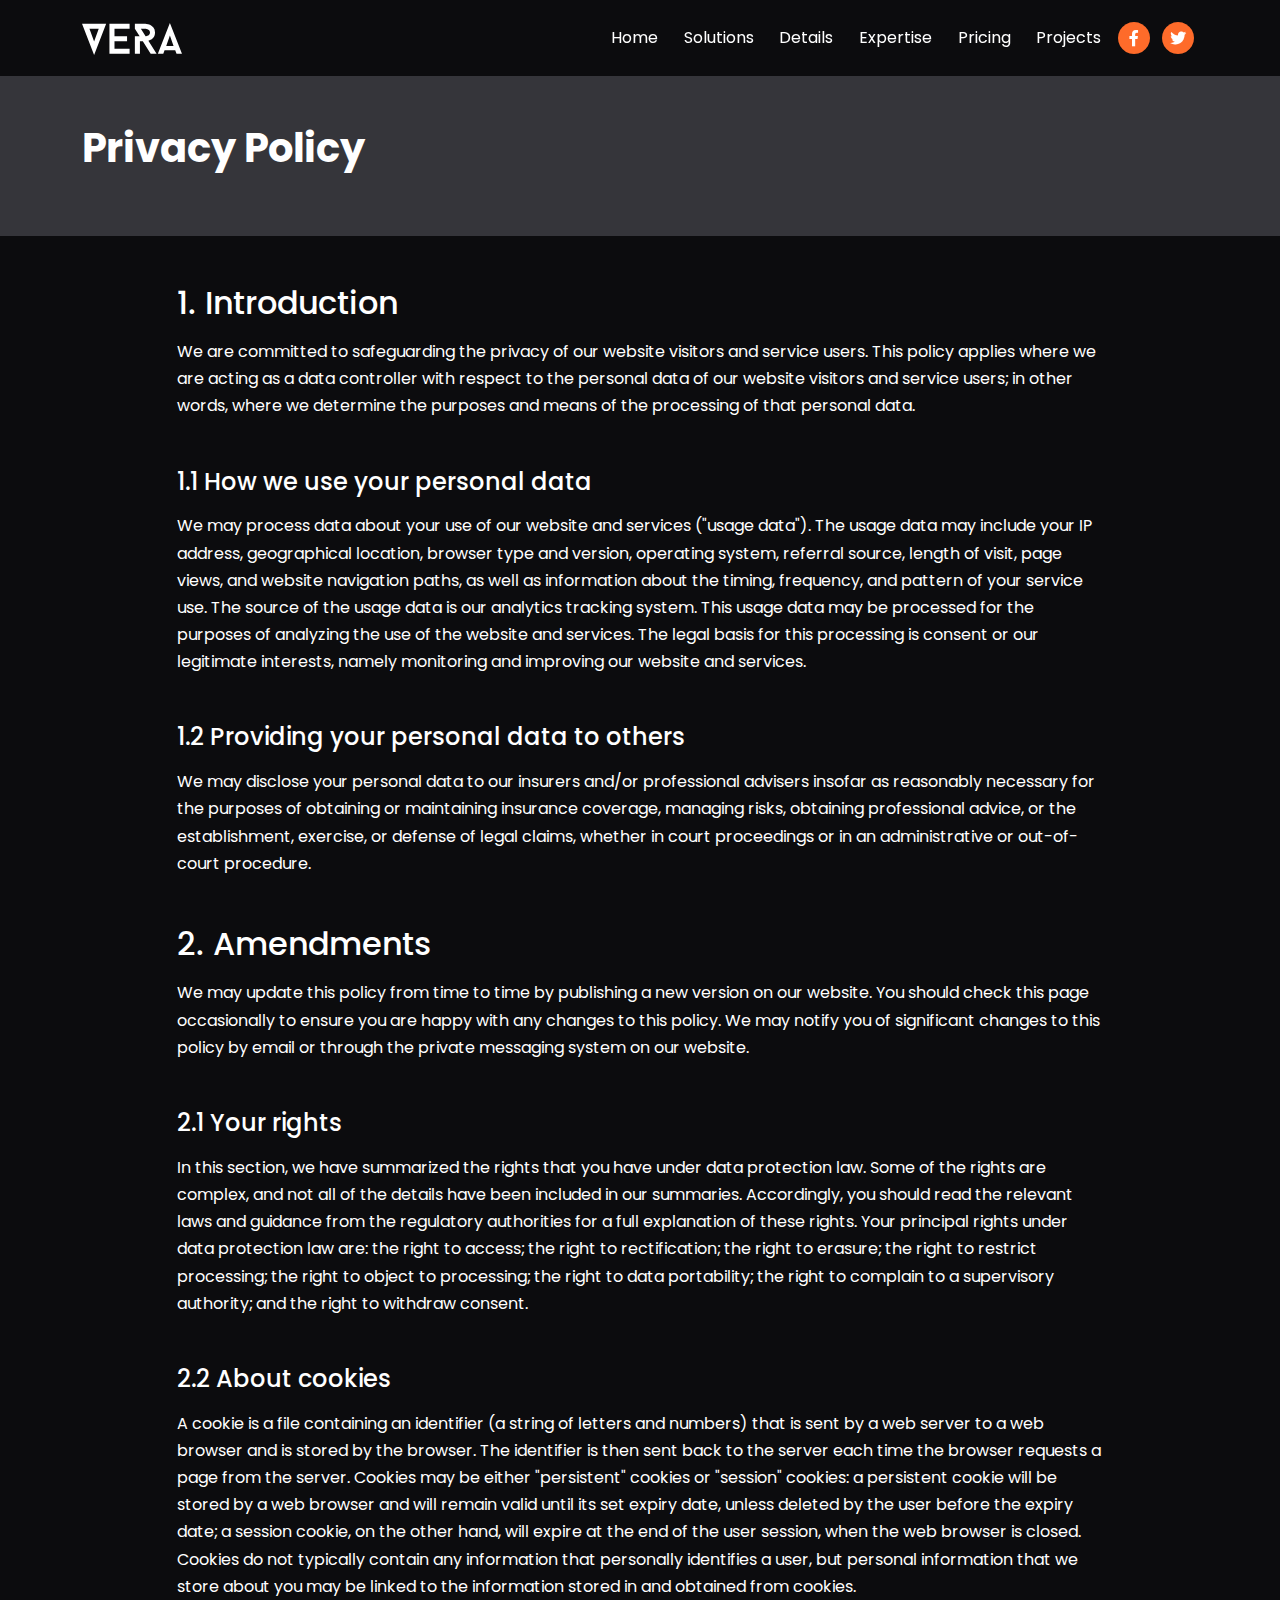
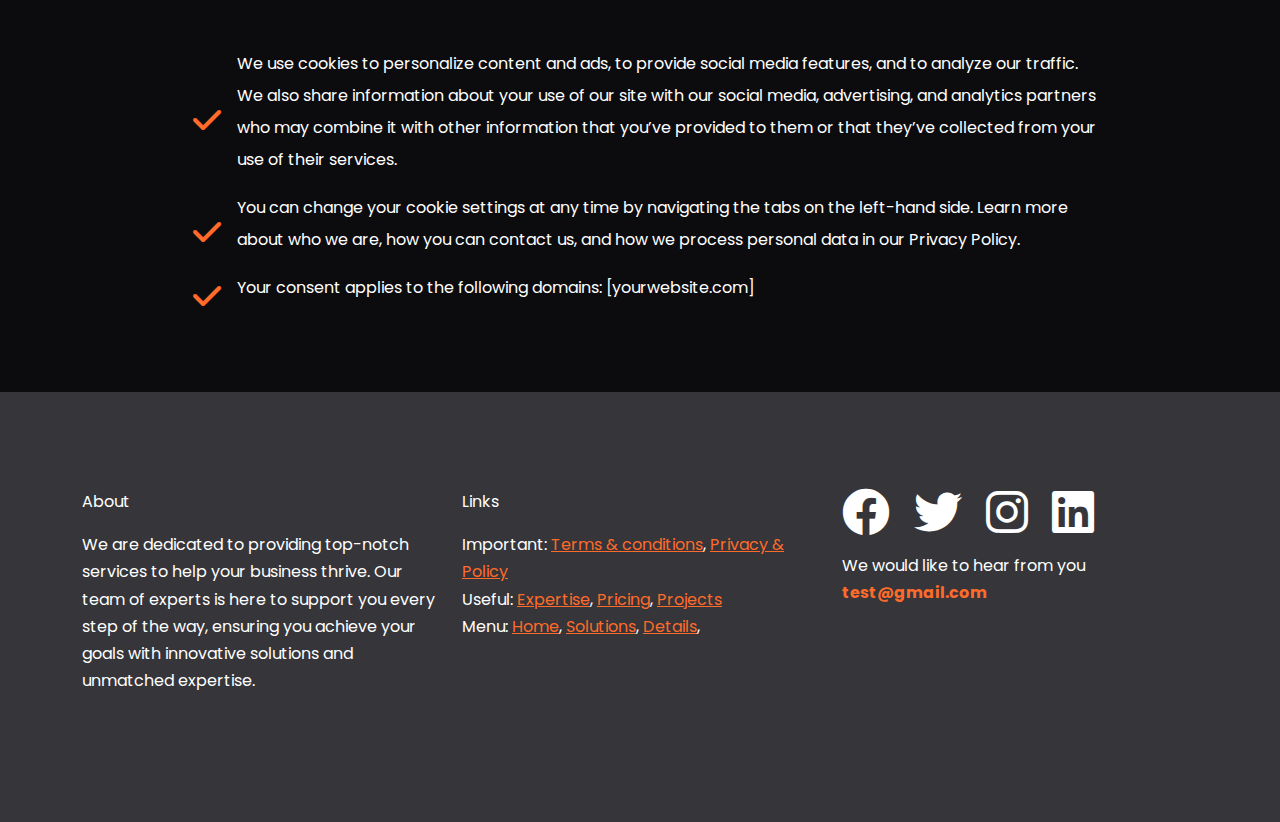
<file: privacy.html>
<!DOCTYPE html>
<html lang="en">
  <head>
    <meta charset="UTF-8" />
    <meta http-equiv="X-UA-Compatible" content="IE=edge" />
    <meta name="viewport" content="width=device-width, initial-scale=1.0" />
    <link rel="preconnect" href="https://fonts.googleapis.com" />
    <link rel="preconnect" href="https://fonts.gstatic.com" crossorigin />
    <link
      href="https://fonts.googleapis.com/css2?family=Poppins:wght@300;400;600;700&display=swap"
      rel="stylesheet"
    />
    <link rel="stylesheet" href="css/font-awesome.css" />
    <link rel="stylesheet" href="css/bootstrap.css" />
    <link rel="stylesheet" href="css/styles.css" />
    <link rel="icon" href="images/favicon.png" />
    <title>Welcome To Vera</title>
  </head>
  <body>
    <nav class="navbar navbar-expand-lg sticky-top navbar-dark">
      <div class="container">
        <a href="#" class="navbar-brand">
          <img src="images/logo.svg" alt="Logo" width="100" />
        </a>

        <button
          class="navbar-toggler"
          type="button"
          data-bs-toggle="collapse"
          data-bs-target="#navbarDropDown"
          aria-controls="navbarDropDown"
          aria-expanded="false"
          aria-label="Toggle navigation"
        >
          <span class="navbar-toggler-icon"></span>
        </button>

        <div class="collapse navbar-collapse" id="navbarDropDown">
          <ul class="navbar-nav ms-auto">
            <li class="nav-item">
              <a href="index.html" aria-current="page" class="nav-link">Home</a>
            </li>
            <li class="nav-item">
              <a href="index.html#solutions" aria-current="page" class="nav-link"
                >Solutions</a
              >
            </li>

            <li class="nav-item">
              <a href="index.html#details" aria-current="page" class="nav-link"
                >Details</a
              >
            </li>

            <li class="nav-item">
              <a href="index.html#expertise" aria-current="page" class="nav-link"
                >Expertise</a
              >
            </li>

            <li class="nav-item">
              <a href="index.html#pricing" aria-current="page" class="nav-link"
                >Pricing</a
              >
            </li>

            <li class="nav-item">
              <a href="index.html#projects" aria-current="page" class="nav-link"
                >Projects</a
              >
            </li>
          </ul>

          <span class="nav-item">
            <span class="fa-stack">
              <a href="#" target="_blank">
                <i class="fas fa-circle fa-stack-2x"></i>
                <i class="fab fa-facebook-f fa-stack-1x text-white"></i>
              </a>
            </span>

            <span class="fa-stack">
              <a href="#" target="_blank">
                <i class="fas fa-circle fa-stack-2x"></i>
                <i class="fab fa-twitter fa-stack-1x text-white"></i>
              </a>
            </span>
          </span>
        </div>
      </div>
    </nav>

    <header class="bg-secondary py-5">
      <div class="container">
        <div class="row">
          <div class="col-12">
            <h1 class="fw-bold">Privacy Policy</h1>
          </div>
        </div>
      </div>
    </header>

    <!-- Content -->
    <section class="my-5">
      <div class="container">
        <div class="row">
          <div class="col-lg-10 offset-lg-1">
            <h2>1. Introduction</h2>
            <p class="mb-5">
              We are committed to safeguarding the privacy of our website
              visitors and service users. This policy applies where we are
              acting as a data controller with respect to the personal data of
              our website visitors and service users; in other words, where we
              determine the purposes and means of the processing of that
              personal data.
            </p>

            <h4>1.1 How we use your personal data</h4>
            <p class="mb-5">
              We may process data about your use of our website and services
              ("usage data"). The usage data may include your IP address,
              geographical location, browser type and version, operating system,
              referral source, length of visit, page views, and website
              navigation paths, as well as information about the timing,
              frequency, and pattern of your service use. The source of the
              usage data is our analytics tracking system. This usage data may
              be processed for the purposes of analyzing the use of the website
              and services. The legal basis for this processing is consent or
              our legitimate interests, namely monitoring and improving our
              website and services.
            </p>

            <h4>1.2 Providing your personal data to others</h4>
            <p class="mb-5">
              We may disclose your personal data to our insurers and/or
              professional advisers insofar as reasonably necessary for the
              purposes of obtaining or maintaining insurance coverage, managing
              risks, obtaining professional advice, or the establishment,
              exercise, or defense of legal claims, whether in court proceedings
              or in an administrative or out-of-court procedure.
            </p>

            <h2>2. Amendments</h2>
            <p class="mb-5">
              We may update this policy from time to time by publishing a new
              version on our website. You should check this page occasionally to
              ensure you are happy with any changes to this policy. We may
              notify you of significant changes to this policy by email or
              through the private messaging system on our website.
            </p>

            <h4>2.1 Your rights</h4>
            <p class="mb-5">
              In this section, we have summarized the rights that you have under
              data protection law. Some of the rights are complex, and not all
              of the details have been included in our summaries. Accordingly,
              you should read the relevant laws and guidance from the regulatory
              authorities for a full explanation of these rights. Your principal
              rights under data protection law are: the right to access; the
              right to rectification; the right to erasure; the right to
              restrict processing; the right to object to processing; the right
              to data portability; the right to complain to a supervisory
              authority; and the right to withdraw consent.
            </p>

            <h4>2.2 About cookies</h4>
            <p class="mb-5">
              A cookie is a file containing an identifier (a string of letters
              and numbers) that is sent by a web server to a web browser and is
              stored by the browser. The identifier is then sent back to the
              server each time the browser requests a page from the server.
              Cookies may be either "persistent" cookies or "session" cookies: a
              persistent cookie will be stored by a web browser and will remain
              valid until its set expiry date, unless deleted by the user before
              the expiry date; a session cookie, on the other hand, will expire
              at the end of the user session, when the web browser is closed.
              Cookies do not typically contain any information that personally
              identifies a user, but personal information that we store about
              you may be linked to the information stored in and obtained from
              cookies.
            </p>

            <ul class="list-unstyled mb-4 lh-lg">
              <li class="d-flex align-items-center">
                <i class="fas fa-check fa-2x text-primary mx-3"></i>
                <p>
                  We use cookies to personalize content and ads, to provide
                  social media features, and to analyze our traffic. We also
                  share information about your use of our site with our social
                  media, advertising, and analytics partners who may combine it
                  with other information that you’ve provided to them or that
                  they’ve collected from your use of their services.
                </p>
              </li>

              <li class="d-flex align-items-center">
                <i class="fas fa-check fa-2x text-primary mx-3"></i>
                <p>
                  You can change your cookie settings at any time by navigating
                  the tabs on the left-hand side. Learn more about who we are,
                  how you can contact us, and how we process personal data in
                  our Privacy Policy.
                </p>
              </li>

              <li class="d-flex align-items-center">
                <i class="fas fa-check fa-2x text-primary mx-3"></i>
                <p>
                  Your consent applies to the following domains:
                  [yourwebsite.com]
                </p>
              </li>
            </ul>
          </div>
        </div>
      </div>
    </section>
    <!-- // Content -->

    <!-- footer -->
    <footer class="footer bg-secondary py-6">
      <div class="container">
        <div class="row">
          <div class="col-lg-4 mb-3">
            <p>About</p>
            <p>
              We are dedicated to providing top-notch services to help your
              business thrive. Our team of experts is here to support you every
              step of the way, ensuring you achieve your goals with innovative
              solutions and unmatched expertise.
            </p>
          </div>

          <div class="col-lg-4 mb-5">
            <p>Links</p>
            <p class="mb-0">
              Important:
              <a href="index.html">Terms & conditions</a>,
              <a href="#">Privacy & Policy</a>
            </p>

            <p class="mb-0">
              Useful:
              <a href="index.html#expertise">Expertise</a>,
              <a href="index.html#pricing">Pricing</a>,
              <a href="index.html#projects">Projects</a>
            </p>

            <p class="mb-0">
              Menu:
              <a href="index.html">Home</a>,
              <a href="index.html#solutions">Solutions</a>,
              <a href="index.html#details">Details</a>,
            </p>
          </div>

          <div class="col-lg-4">
            <div class="d-flex gap-4 mb-3 social-media">
              <i class="fab fa-facebook fa-3x"></i>
              <i class="fab fa-twitter fa-3x"></i>
              <i class="fab fa-instagram fa-3x"></i>
              <i class="fab fa-linkedin fa-3x"></i>
            </div>
            <span>
              We would like to hear from you
              <a
                href="mailto:test@gmail.com"
                class="text-decoration-none fw-bold"
              >
                test@gmail.com
              </a>
            </span>
          </div>
        </div>
      </div>
    </footer>
    <!-- // footer -->

    <script src="js/replaceme.min.js"></script>
    <script src="js/bootstrap.bundle.min.js"></script>
    <script src="js/script.js"></script>
  </body>
</html>
</file>
<file: css/styles.css>
.xl-text {
  font-size: 65px;
}

.header {
  background: linear-gradient(rgba(0, 0, 0, 0.5), rgba(0, 0, 0, 0.5)), url("../images/header-background.jpg") left center no-repeat;
  background-size: cover;
  height: 600px;
}

.header .vertical-decoration {
  top: 12%;
  width: 24px;
}

textarea {
  resize: none;
}

.hr-custom {
  opacity: 1;
}

.navbar {
  transition: all 0.5s ease-in-out;
}

.details .vertical-decoration {
  top: 0;
  left: 0;
  width: 24px;
}

.details-2 .vertical-decoration {
  top: 0;
  right: 0;
  width: 24px;
}

.video-play-button {
  top: 50%;
  left: 50%;
  z-index: 10;
  transform: translateX(-50%) translateY(-50%);
  width: 32px;
  height: 44px;
  border-radius: 50%;
  display: block;
  box-sizing: content-box;
  padding: 1.125rem 1.25rem 1.25rem 1.75rem;
  cursor: pointer;
  position: absolute;
  background: var(--bs-primary);
  opacity: 1;
}

.video-play-button:before {
  content: "";
  top: 50%;
  left: 50%;
  z-index: 0;
  transform: translateX(-50%) translateY(-50%);
  width: 76px;
  height: 76px;
  border-radius: 50%;
  display: block;
  cursor: pointer;
  background: var(--bs-primary);
  animation: pulse-border 1500ms ease-in-out infinite;
  position: absolute;
}

.video-play-button:after {
  content: "";
  top: 50%;
  left: 50%;
  z-index: 1;
  transform: translateX(-50%) translateY(-50%);
  width: 70px;
  height: 70px;
  border-radius: 50%;
  display: block;
  cursor: pointer;
  background: var(--bs-primary);
  transition: all 200s;
  position: absolute;
}

.video-play-button span {
  position: relative;
  display: block;
  z-index: 3;
  top: 4px;
  left: 4px;
  width: 0;
  height: 0;
  border-left: 26px solid white;
  border-top: 16px solid transparent;
  border-bottom: 16px solid transparent;
}

@keyframes pulse-border {
  0% {
    transform: translateX(-50%) translateY(-50%) translateZ(0) scale(1);
    opacity: 1;
  }
  100% {
    transform: translateX(-50%) translateY(-50%) translateZ(0) scale(1.5);
    opacity: 0;
  }
}
.video-modal, .modal-dialog {
  max-width: 1150px;
  margin-top: 20px;
}

.projects .card {
  cursor: pointer;
}

@media (max-width: 992px) {
  .xl-text {
    font-size: 45px;
  }
  .header {
    text-align: center;
    background: linear-gradient(rgba(0, 0, 0, 0.8), rgba(0, 0, 0, 0.8)), url("../images/header-background.jpg") center center no-repeat;
  }
  .contact h2 {
    text-align: center;
  }
  .hr-custom {
    margin-left: auto;
    margin-right: auto;
  }
  .details-2 h2 {
    margin-top: 1.3rem;
  }
  .video-points {
    padding: 0px !important;
    text-align: center;
  }
  .expertise i {
    font-size: 60px;
  }
  .expertise .col-lg-3, .expertise .col-md-6 {
    margin-bottom: 1.5rem;
  }
  .video-points .col-lg-4 {
    margin-bottom: 1.5rem;
  }
  .social-media {
    display: flex;
    justify-content: center;
  }
}
</file>
